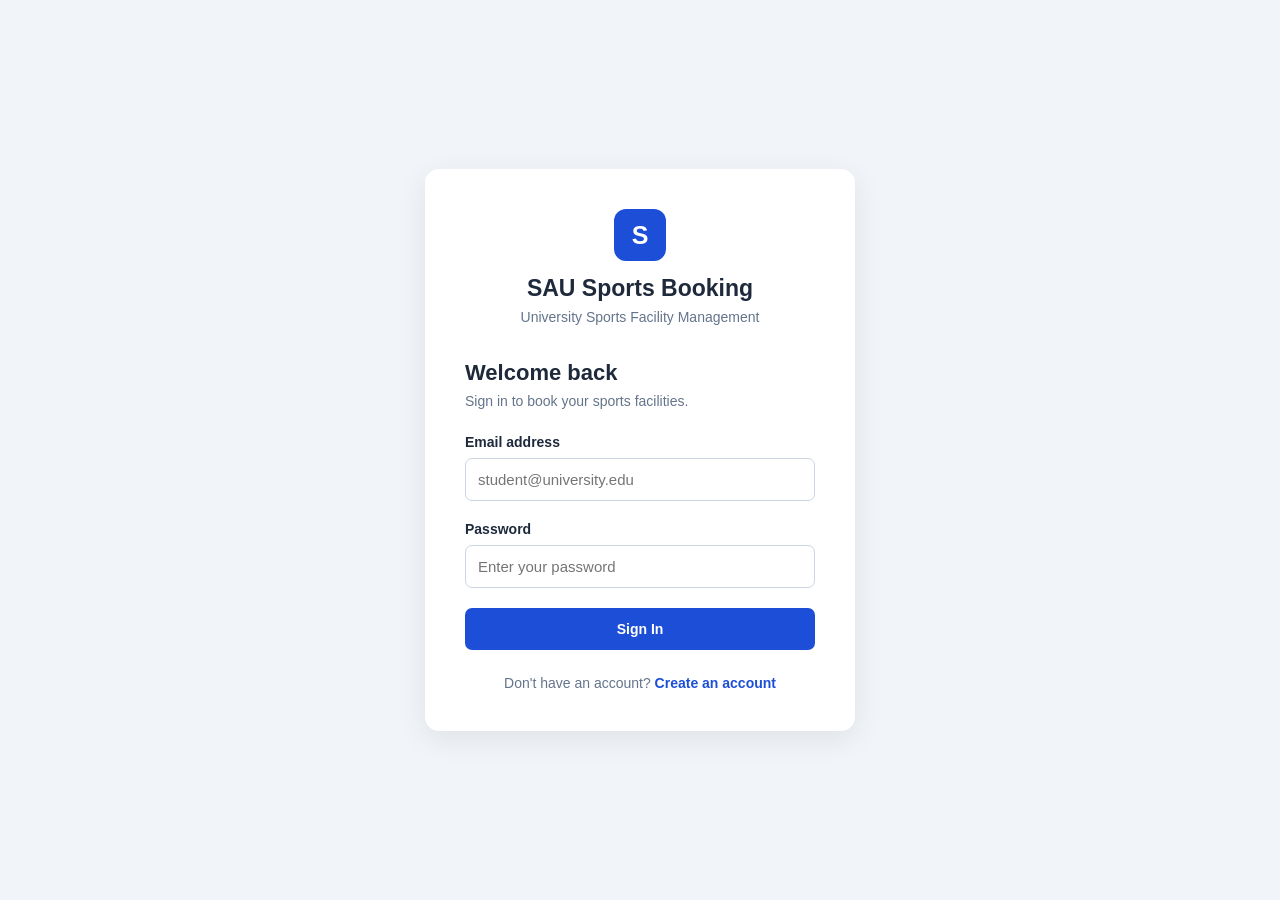
<file: frontend/index.html>
<!DOCTYPE html>
<html lang="en">
<head>
    <meta charset="UTF-8">
    <meta name="viewport" content="width=device-width, initial-scale=1.0">
    <title>SAU Sports Booking | Login</title>
    <link rel="stylesheet" href="css/style.css">
</head>
<body>

    <main class="auth-container">
        <section class="auth-card">

            <div class="brand">
                <div class="brand-icon">S</div>
                <h1>SAU Sports Booking</h1>
                <p>University Sports Facility Management</p>
            </div>

            <div class="auth-heading">
                <h2>Welcome back</h2>
                <p>Sign in to book your sports facilities.</p>
            </div>

            <form id="loginForm">

                <div class="form-group">
                    <label for="email">Email address</label>
                    <input
                        type="email"
                        id="email"
                        placeholder="student@university.edu"
                        required
                    >
                </div>

                <div class="form-group">
                    <label for="password">Password</label>
                    <input
                        type="password"
                        id="password"
                        placeholder="Enter your password"
                        required
                    >
                </div>

                <p id="errorMessage" class="error-message"></p>

                <button type="submit" id="loginButton">
                    Sign In
                </button>

            </form>

            <p class="auth-footer">
                Don't have an account?
                <a href="register.html">Create an account</a>
            </p>

        </section>
    </main>

    <script src="js/api.js"></script>
</body>
</html>
</file>
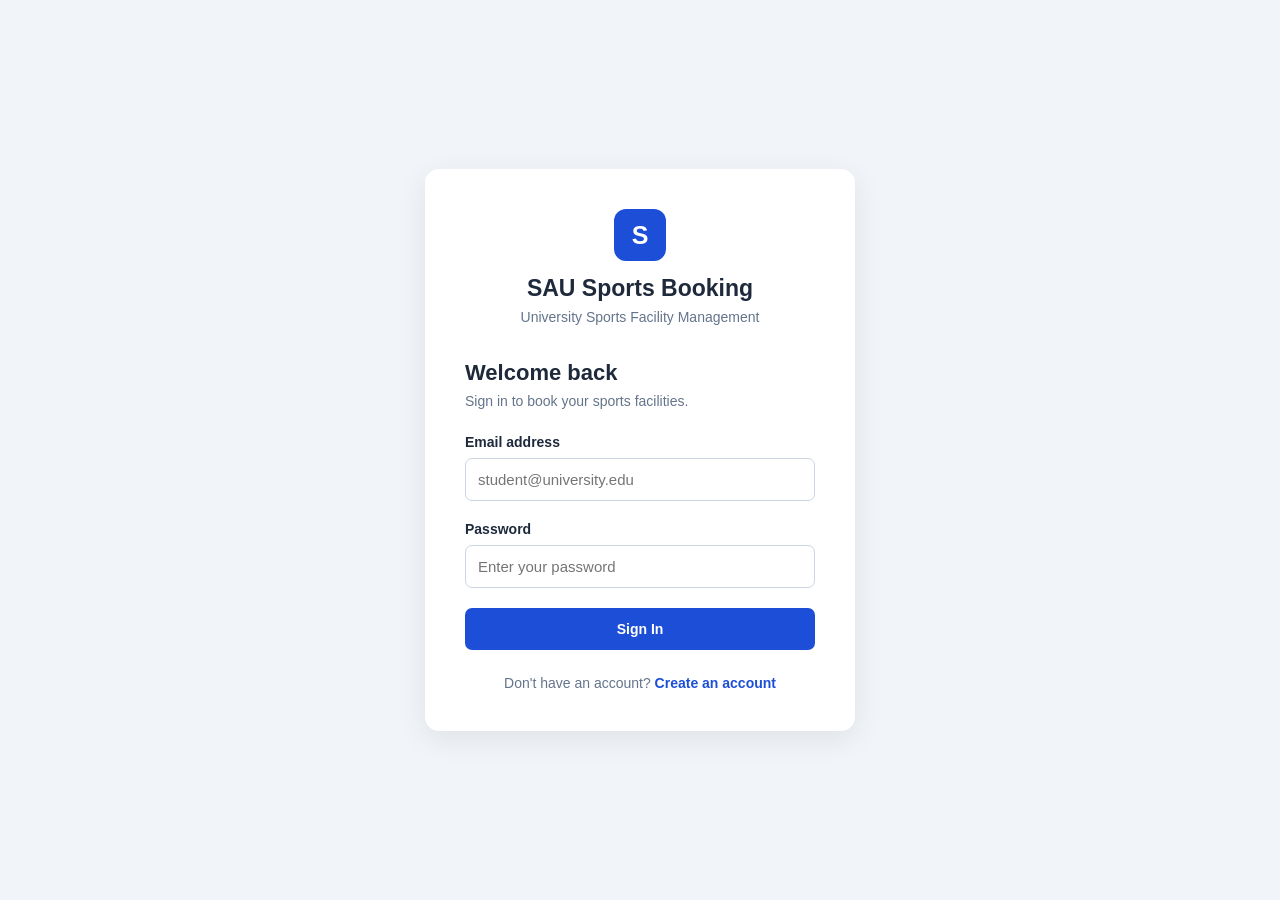
<file: frontend/admin.html>
<!DOCTYPE html>
<html lang="en">
<head>
    <meta charset="UTF-8">
    <meta name="viewport" content="width=device-width, initial-scale=1.0">
    <title>Admin Dashboard | SAU Sports Booking</title>
    <link rel="stylesheet" href="css/style.css">
</head>
<body>

    <header class="dashboard-header">
        <div class="header-brand">
            <div class="brand-icon">S</div>
            <div>
                <h2>SAU Sports Booking</h2>
                <p>Administrator Portal</p>
            </div>
        </div>

        <button type="button" id="logoutButton" class="logout-button">
            Logout
        </button>
    </header>

    <main class="main-dashboard">

        <section class="welcome-section">
            <h1 id="welcomeMessage">Welcome, Admin!</h1>
            <p>Manage sports facilities, time slots and student bookings.</p>
        </section>

        <p id="message" class="dashboard-message"></p>

        <!-- SYSTEM OVERVIEW -->

        <section class="dashboard-section">
            <div class="section-heading">
                <h2>System Overview</h2>
                <p>Current system statistics.</p>
            </div>

            <div class="dashboard-stats">
                <div class="stat-card">
                    <h2 id="facilityCount">-</h2>
                    <p>Facilities</p>
                </div>

                <div class="stat-card">
                    <h2 id="slotCount">-</h2>
                    <p>Total Time Slots</p>
                </div>

                <div class="stat-card">
                    <h2 id="bookingCount">-</h2>
                    <p>Total Bookings</p>
                </div>
            </div>
        </section>

        <!-- ADD FACILITY -->

        <section class="dashboard-section">
            <div class="section-heading">
                <h2>Add Sports Facility</h2>
                <p>Register a new sports facility in the system.</p>
            </div>

            <form id="facilityForm">

                <div class="filter-container">

                    <div class="filter-group">
                        <label for="facilityName">Facility name</label>
                        <input
                            type="text"
                            id="facilityName"
                            placeholder="e.g. Volleyball Court 2"
                            required
                        >
                    </div>

                    <div class="filter-group">
                        <label for="facilitySport">Sport</label>
                        <select id="facilitySport" required>
                            <option value="">Select sport</option>
                            <option value="Cricket">Cricket</option>
                            <option value="Football">Football</option>
                            <option value="Volleyball">Volleyball</option>
                            <option value="Table Tennis">Table Tennis</option>
                            <option value="Badminton">Badminton</option>
                            <option value="Basketball">Basketball</option>
                        </select>
                    </div>

                    <div class="filter-group">
                        <label for="facilityLocation">Location</label>
                        <input
                            type="text"
                            id="facilityLocation"
                            placeholder="e.g. Sports Complex"
                            required
                        >
                    </div>

                    <div class="filter-group">
                        <label for="facilityCapacity">Capacity</label>
                        <input
                            type="number"
                            id="facilityCapacity"
                            min="1"
                            placeholder="e.g. 20"
                            required
                        >
                    </div>

                </div>

                <button type="submit" id="addFacilityButton">
                    Add Facility
                </button>

            </form>
        </section>

        <!-- CREATE TIME SLOT -->

        <section class="dashboard-section">
            <div class="section-heading">
                <h2>Create Time Slots</h2>
                <p>Schedule a time slot for an existing facility.</p>
            </div>

            <form id="slotForm">

                <div class="filter-container">

                    <div class="filter-group">
                        <label for="slotFacility">Select facility</label>
                        <select id="slotFacility" required>
                            <option value="">Loading facilities...</option>
                        </select>
                    </div>

                    <div class="filter-group">
                        <label for="slotDate">Date</label>
                        <input type="date" id="slotDate" required>
                    </div>

                    <div class="filter-group">
                        <label for="startTime">Start time</label>
                        <input type="time" id="startTime" required>
                    </div>

                    <div class="filter-group">
                        <label for="endTime">End time</label>
                        <input type="time" id="endTime" required>
                    </div>

                </div>

                <button type="submit" id="createSlotButton">
                    Create Time Slot
                </button>

            </form>
        </section>

        <!-- ALL BOOKINGS -->

        <section class="dashboard-section">
            <div class="section-heading">
                <h2>All Student Bookings</h2>
                <p>View and filter booking records across the university.</p>
            </div>

            <div class="filter-container">
                <div class="filter-group">
                    <label for="bookingStatusFilter">Filter by booking status</label>
                    <select id="bookingStatusFilter">
                        <option value="ALL">All Bookings</option>
                        <option value="CONFIRMED">Confirmed</option>
                        <option value="CANCELLED">Cancelled</option>
                    </select>
                </div>
            </div>

            <p id="bookingResultsCount">Loading bookings...</p>

            <div id="bookingsContainer" class="bookings-list">
                <p>Loading bookings...</p>
            </div>
        </section>

        <!-- FACILITIES LIST -->

        <section class="dashboard-section">
            <div class="section-heading">
                <h2>Registered Facilities</h2>
                <p>View all sports facilities in the system.</p>
            </div>

            <div id="facilitiesContainer" class="bookings-list">
                <p>Loading facilities...</p>
            </div>
        </section>

    </main>

    <footer class="dashboard-footer">
        <p>SAU Sports Facility Booking System — Administrator Portal</p>
    </footer>

    <script src="js/admin.js"></script>

</body>
</html>
</file>
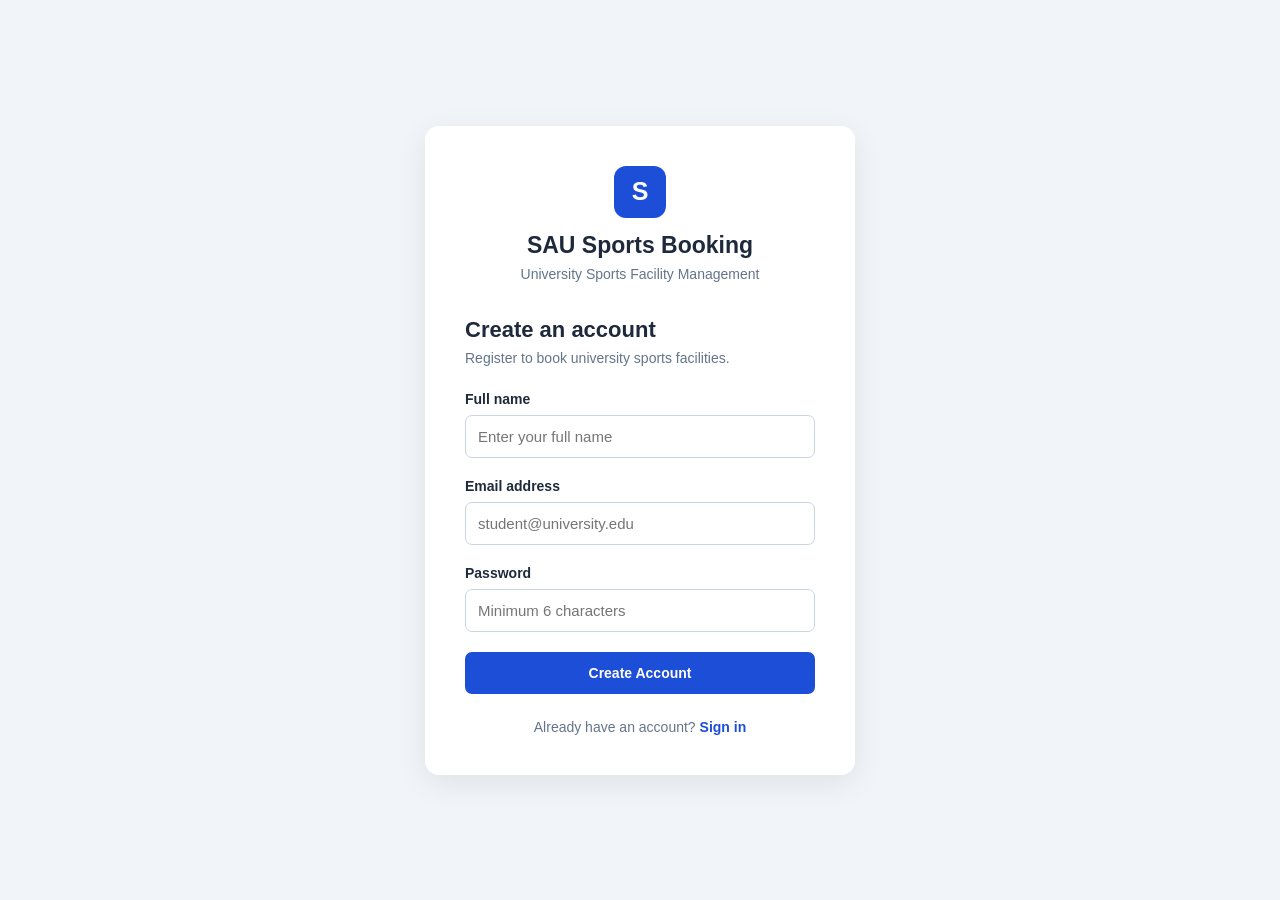
<file: frontend/register.html>
<!DOCTYPE html>
<html lang="en">
<head>
    <meta charset="UTF-8">
    <meta name="viewport" content="width=device-width, initial-scale=1.0">
    <title>SAU Sports Booking | Register</title>
    <link rel="stylesheet" href="css/style.css">
</head>
<body>

    <main class="auth-container">
        <section class="auth-card">

            <div class="brand">
                <div class="brand-icon">S</div>
                <h1>SAU Sports Booking</h1>
                <p>University Sports Facility Management</p>
            </div>

            <div class="auth-heading">
                <h2>Create an account</h2>
                <p>Register to book university sports facilities.</p>
            </div>

            <form id="registerForm">

                <div class="form-group">
                    <label for="name">Full name</label>
                    <input
                        type="text"
                        id="name"
                        placeholder="Enter your full name"
                        required
                    >
                </div>

                <div class="form-group">
                    <label for="email">Email address</label>
                    <input
                        type="email"
                        id="email"
                        placeholder="student@university.edu"
                        required
                    >
                </div>

                <div class="form-group">
                    <label for="password">Password</label>
                    <input
                        type="password"
                        id="password"
                        placeholder="Minimum 6 characters"
                        minlength="6"
                        required
                    >
                </div>

                <p id="errorMessage" class="error-message"></p>
                <p id="successMessage" class="success-message"></p>

                <button type="submit" id="registerButton">
                    Create Account
                </button>

            </form>

            <p class="auth-footer">
                Already have an account?
                <a href="index.html">Sign in</a>
            </p>

        </section>
    </main>

    <script src="js/api.js"></script>
</body>
</html>
</file>
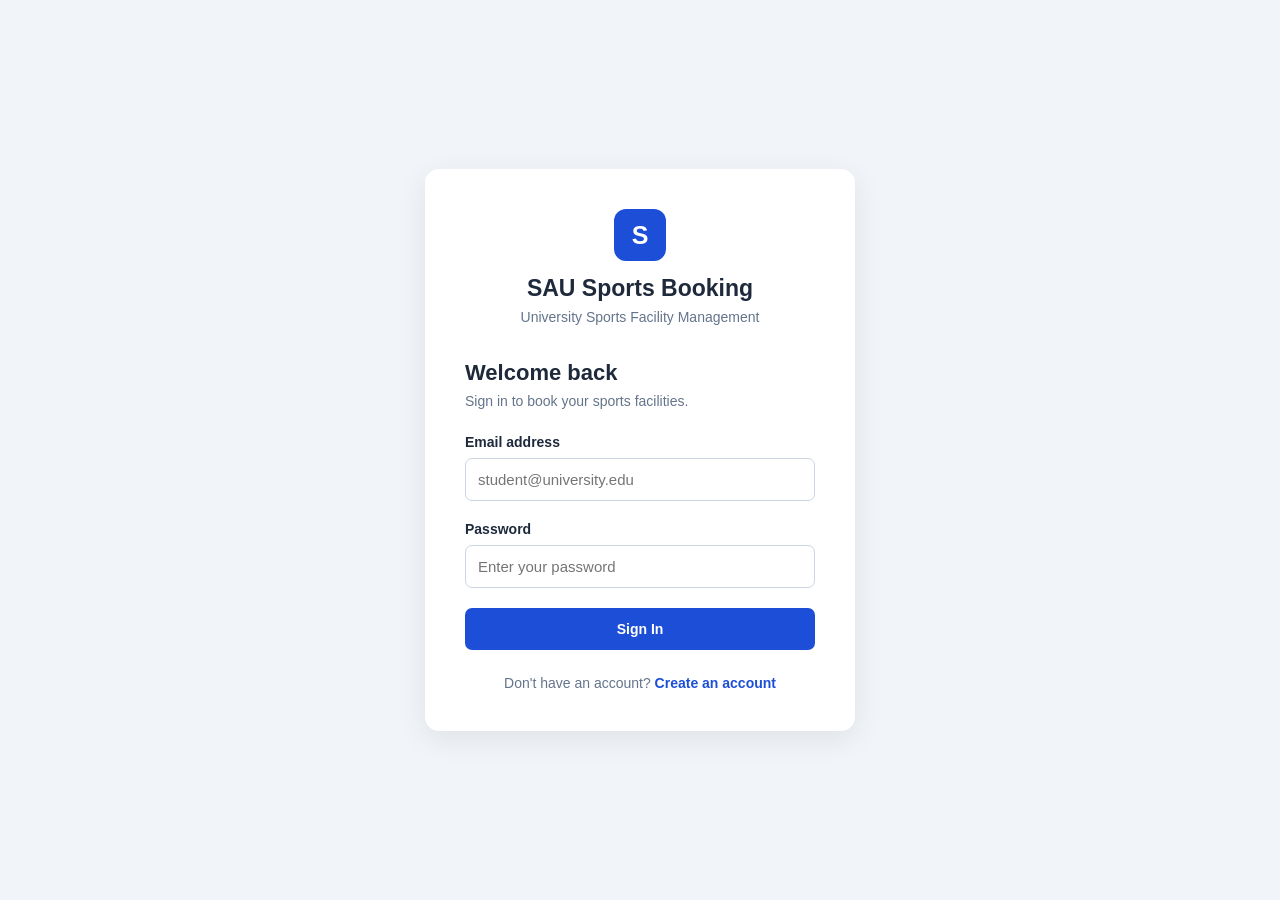
<file: frontend/student.html>
<!DOCTYPE html>
<html lang="en">
<head>
    <meta charset="UTF-8">
    <meta name="viewport" content="width=device-width, initial-scale=1.0">
    <title>Student Dashboard | SAU Sports Booking</title>
    <link rel="stylesheet" href="css/style.css">
</head>
<body>

    <header class="dashboard-header">
        <div class="header-brand">
            <div class="brand-icon">S</div>
            <div>
                <h2>SAU Sports Booking</h2>
                <p>Student Portal</p>
            </div>
        </div>

        <button type="button" id="logoutButton" class="logout-button">
            Logout
        </button>
    </header>

    <main class="main-dashboard">

        <section class="welcome-section">
            <h1 id="welcomeMessage">Welcome!</h1>
            <p id="userEmail"></p>
            <p>Find a facility, choose a time and book your next game.</p>
        </section>

        <p id="message" class="dashboard-message"></p>

        <section class="dashboard-section">
            <div class="section-heading">
                <div>
                    <h2>Book a sports facility</h2>
                    <p>Choose a sport facility and find an available slot.</p>
                </div>
            </div>

            <div class="filter-container">
                <div class="filter-group">
                    <label for="facilitySelect">Select facility</label>
                    <select id="facilitySelect"></select>
                </div>

                <div class="filter-group">
                    <label for="dateFilter">Select date</label>
                    <input type="date" id="dateFilter">
                </div>
            </div>

            <div id="slotsContainer" class="slots-grid">
                <p>Loading available slots...</p>
            </div>
        </section>

        <section class="dashboard-section">
            <div class="section-heading">
                <div>
                    <h2>My bookings</h2>
                    <p>View and manage your facility bookings.</p>
                </div>
            </div>

            <div id="bookingsContainer" class="bookings-list">
                <p>Loading your bookings...</p>
            </div>
        </section>

    </main>

    <footer class="dashboard-footer">
        <p>SAU Sports Facility Booking System</p>
    </footer>

    <script src="js/student.js"></script>

</body>
</html>
</file>
<file: frontend/css/style.css>
* {
    margin: 0;
    padding: 0;
    box-sizing: border-box;
}

body {
    font-family: Arial, sans-serif;
    background: #f1f5f9;
    color: #1e293b;
    min-height: 100vh;
}

/* AUTHENTICATION PAGES */

.auth-container {
    min-height: 100vh;
    display: flex;
    align-items: center;
    justify-content: center;
    padding: 20px;
}

.auth-card {
    width: 100%;
    max-width: 430px;
    background: #ffffff;
    padding: 40px;
    border-radius: 14px;
    box-shadow: 0 8px 30px rgba(0, 0, 0, 0.08);
}

.brand {
    text-align: center;
    margin-bottom: 35px;
}

.brand-icon {
    width: 52px;
    height: 52px;
    background: #1d4ed8;
    color: white;
    border-radius: 12px;
    display: flex;
    align-items: center;
    justify-content: center;
    font-size: 25px;
    font-weight: bold;
    flex-shrink: 0;
}

.brand > .brand-icon {
    margin: 0 auto 14px;
}

.brand h1 {
    font-size: 23px;
    margin-bottom: 7px;
}

.brand p,
.auth-heading p {
    color: #64748b;
    font-size: 14px;
}

.auth-heading {
    margin-bottom: 25px;
}

.auth-heading h2 {
    font-size: 22px;
    margin-bottom: 7px;
}

.form-group {
    margin-bottom: 20px;
}

.form-group label,
.filter-group label {
    display: block;
    font-size: 14px;
    font-weight: 600;
    margin-bottom: 8px;
}

.form-group input,
.filter-group input,
.filter-group select {
    width: 100%;
    padding: 12px;
    border: 1px solid #cbd5e1;
    border-radius: 7px;
    font-size: 15px;
    outline: none;
    background: white;
}

.form-group input:focus,
.filter-group input:focus,
.filter-group select:focus {
    border-color: #2563eb;
    box-shadow: 0 0 0 3px rgba(37, 99, 235, 0.12);
}

button {
    padding: 13px;
    background: #1d4ed8;
    color: white;
    border: none;
    border-radius: 7px;
    font-size: 14px;
    font-weight: 600;
    cursor: pointer;
    transition: background 0.2s;
}

button:hover {
    background: #1e40af;
}

button:disabled {
    opacity: 0.6;
    cursor: not-allowed;
}

.auth-card form button {
    width: 100%;
}

.error-message {
    color: #dc2626;
    font-size: 13px;
    margin-bottom: 15px;
}

.success-message {
    color: #16a34a;
    font-size: 13px;
    margin-bottom: 15px;
}

.auth-footer {
    text-align: center;
    margin-top: 25px;
    font-size: 14px;
    color: #64748b;
}

.auth-footer a {
    color: #1d4ed8;
    text-decoration: none;
    font-weight: 600;
}

.auth-footer a:hover {
    text-decoration: underline;
}

/* STUDENT DASHBOARD HEADER */

.dashboard-header {
    background: white;
    padding: 16px 5%;
    display: flex;
    justify-content: space-between;
    align-items: center;
    box-shadow: 0 2px 10px rgba(0, 0, 0, 0.05);
}

.header-brand {
    display: flex;
    align-items: center;
    gap: 12px;
}

.header-brand h2 {
    font-size: 18px;
}

.header-brand p {
    color: #64748b;
    font-size: 12px;
    margin-top: 4px;
}

.logout-button {
    padding: 10px 20px;
    background: #dc2626;
}

.logout-button:hover {
    background: #b91c1c;
}

/* MAIN DASHBOARD */

.main-dashboard {
    max-width: 1200px;
    margin: 35px auto;
    padding: 0 25px;
}

.welcome-section {
    margin-bottom: 30px;
}

.welcome-section h1 {
    font-size: 28px;
    margin-bottom: 10px;
}

.welcome-section p {
    color: #64748b;
    font-size: 14px;
    margin-bottom: 6px;
}

.dashboard-section {
    background: white;
    padding: 28px;
    border-radius: 12px;
    margin-bottom: 25px;
    box-shadow: 0 4px 15px rgba(0, 0, 0, 0.04);
}

.section-heading {
    margin-bottom: 24px;
}

.section-heading h2 {
    font-size: 21px;
    margin-bottom: 7px;
}

.section-heading p {
    color: #64748b;
    font-size: 14px;
}

.filter-container {
    display: grid;
    grid-template-columns: 1fr 1fr;
    gap: 20px;
    margin-bottom: 25px;
}

.filter-group input,
.filter-group select {
    cursor: pointer;
}

/* SLOT AND BOOKING CARDS */

.slots-grid,
.bookings-list {
    display: grid;
    grid-template-columns: repeat(2, minmax(0, 1fr));
    gap: 16px;
}

.slot-card,
.booking-card {
    display: flex;
    justify-content: space-between;
    align-items: center;
    gap: 15px;
    padding: 20px;
    border: 1px solid #e2e8f0;
    border-radius: 10px;
    background: #ffffff;
}

.slot-card h3,
.booking-card h3 {
    font-size: 16px;
    margin-bottom: 8px;
}

.slot-card p,
.booking-card p {
    font-size: 13px;
    color: #64748b;
    margin-bottom: 6px;
}

.book-button {
    flex-shrink: 0;
}

.cancel-button {
    background: #dc2626;
    flex-shrink: 0;
}

.cancel-button:hover {
    background: #b91c1c;
}

.booking-status {
    display: inline-block;
    font-weight: bold;
    margin-top: 5px;
}

.booking-status.confirmed {
    color: #16a34a;
}

.booking-status.cancelled {
    color: #dc2626;
}

.dashboard-message {
    margin-bottom: 15px;
    font-size: 14px;
}

.dashboard-message:empty {
    display: none;
}

.dashboard-footer {
    text-align: center;
    padding: 25px;
    color: #64748b;
    font-size: 13px;
}

/* ADMIN DASHBOARD */

.dashboard-content {
    margin-top: 10px;
}

.dashboard-content > p {
    margin-bottom: 12px;
    font-size: 14px;
}

.dashboard-description {
    color: #64748b;
    line-height: 1.6;
    margin-top: 18px;
}

.dashboard-stats {
    display: grid;
    grid-template-columns: repeat(3, 1fr);
    gap: 12px;
    margin: 20px 0;
}

.stat-card {
    background: #eff6ff;
    border: 1px solid #dbeafe;
    border-radius: 10px;
    padding: 18px 10px;
    text-align: center;
}

.stat-card h2 {
    color: #1d4ed8;
    font-size: 25px;
    margin-bottom: 6px;
}

.stat-card p {
    color: #64748b;
    font-size: 12px;
}

.admin-section {
    background: #f8fafc;
    border: 1px solid #e2e8f0;
    padding: 18px;
    border-radius: 10px;
    margin: 20px 0;
}

.admin-section h3 {
    margin-bottom: 10px;
    font-size: 17px;
}

.admin-section p {
    color: #64748b;
    font-size: 14px;
    line-height: 1.6;
}

/* RESPONSIVE DESIGN */

@media (max-width: 750px) {
    .slots-grid,
    .bookings-list {
        grid-template-columns: 1fr;
    }

    .filter-container {
        grid-template-columns: 1fr;
    }

    .main-dashboard {
        padding: 0 15px;
    }

    .dashboard-section {
        padding: 20px;
    }
}

@media (max-width: 500px) {
    .auth-card {
        padding: 25px;
    }

    .dashboard-header {
        padding: 14px 15px;
    }

    .header-brand h2 {
        font-size: 15px;
    }

    .welcome-section h1 {
        font-size: 23px;
    }

    .slot-card,
    .booking-card {
        align-items: flex-start;
        flex-direction: column;
    }

    .dashboard-stats {
        grid-template-columns: 1fr;
    }
}
</file>
